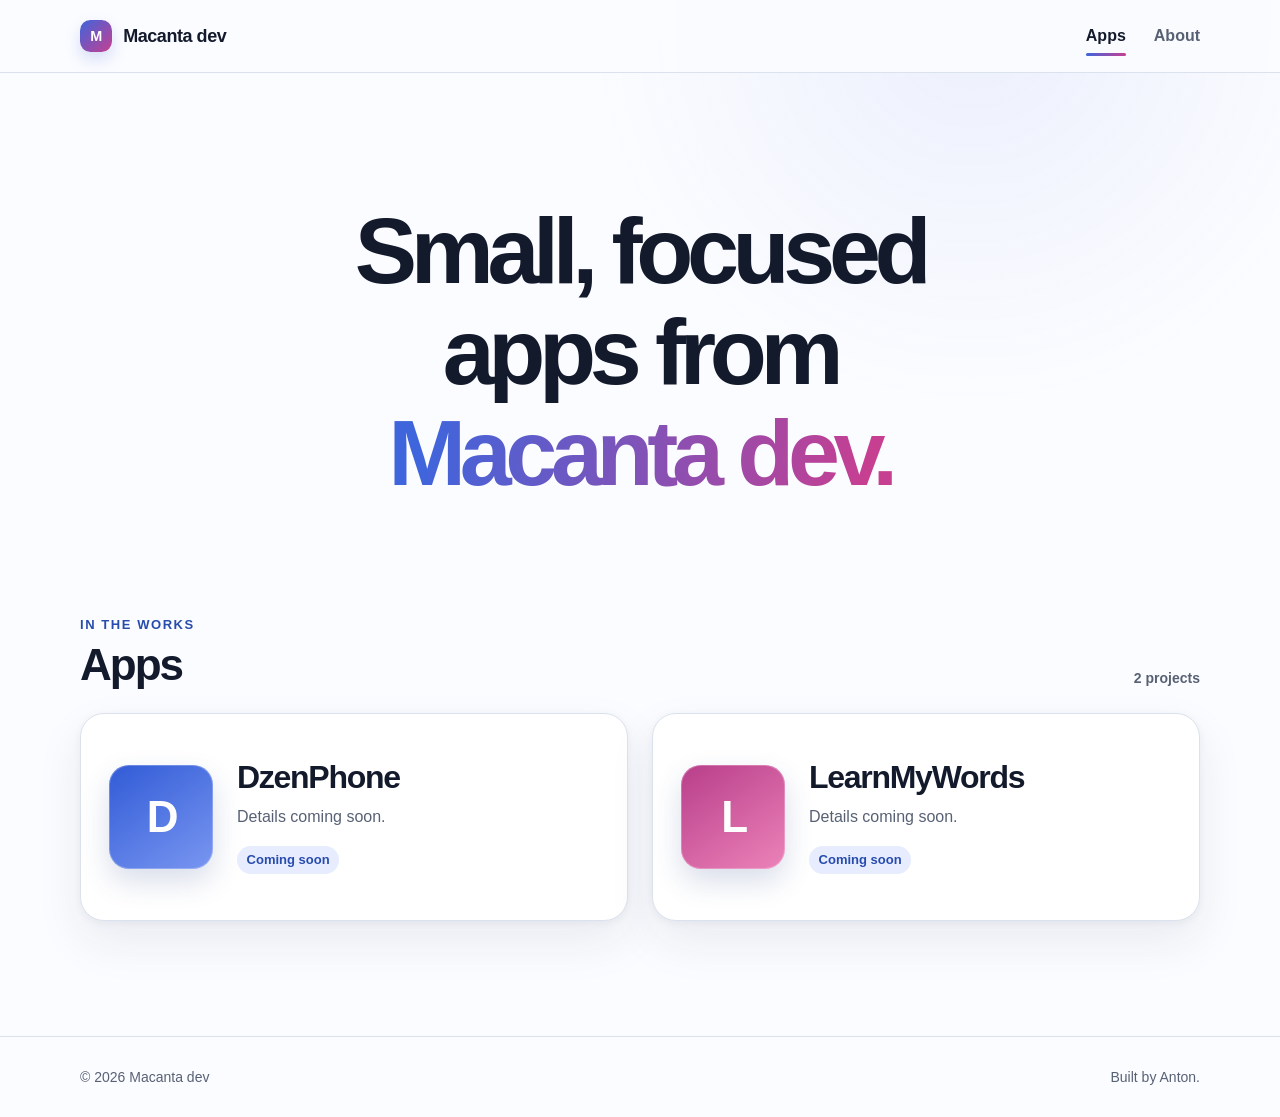
<file: index.html>
<!doctype html>
<html lang="en">
  <head>
    <meta charset="utf-8">
    <meta name="viewport" content="width=device-width, initial-scale=1">
    <meta
      http-equiv="Content-Security-Policy"
      content="default-src 'none'; style-src 'self'; img-src 'self'; base-uri 'none'; form-action 'none'; object-src 'none'"
    >
    <meta name="referrer" content="no-referrer">
    <meta
      name="description"
      content="Apps by Macanta dev, an independent app publisher by Anton."
    >
    <meta name="theme-color" content="#fbfcff">
    <title>Apps — Macanta dev</title>
    <link rel="canonical" href="https://macanta.dev/">
    <link rel="icon" type="image/svg+xml" href="assets/favicon.svg">
    <link rel="stylesheet" href="styles.css">
  </head>
  <body>
    <a class="skip-link" href="#main-content">Skip to content</a>

    <header class="site-header">
      <div class="site-shell header-content">
        <a class="brand" href="./" aria-label="Macanta dev home">
          <span class="brand-mark" aria-hidden="true">M</span>
          <span>Macanta dev</span>
        </a>

        <nav class="primary-nav" aria-label="Primary navigation">
          <ul>
            <li><a href="./" aria-current="page">Apps</a></li>
            <li><a href="about/">About</a></li>
          </ul>
        </nav>
      </div>
    </header>

    <main id="main-content" tabindex="-1">
      <section class="apps-hero site-shell" aria-labelledby="page-title">
        <h1 id="page-title">
          Small, focused apps from <span class="gradient-text">Macanta dev.</span>
        </h1>
      </section>

      <section class="app-showcase site-shell" aria-labelledby="app-list-title">
        <div class="section-heading">
          <div>
            <p class="eyebrow">In the works</p>
            <h2 id="app-list-title">Apps</h2>
          </div>
          <p class="section-count">2 projects</p>
        </div>

        <div class="app-grid">
          <article class="app-card" id="dzenphone" aria-labelledby="dzenphone-title">
            <div class="app-monogram app-monogram-dzen" aria-hidden="true">D</div>
            <div class="app-card-copy">
              <h3 id="dzenphone-title">DzenPhone</h3>
              <p>Details coming soon.</p>
              <span class="status-label">Coming soon</span>
            </div>
          </article>

          <article class="app-card" id="learnmywords" aria-labelledby="learnmywords-title">
            <div class="app-monogram app-monogram-words" aria-hidden="true">L</div>
            <div class="app-card-copy">
              <h3 id="learnmywords-title">LearnMyWords</h3>
              <p>Details coming soon.</p>
              <span class="status-label">Coming soon</span>
            </div>
          </article>
        </div>
      </section>
    </main>

    <footer class="site-footer">
      <div class="site-shell footer-content">
        <p>&copy; <time datetime="2026">2026</time> Macanta dev</p>
        <p>Built by Anton.</p>
      </div>
    </footer>
  </body>
</html>
</file>
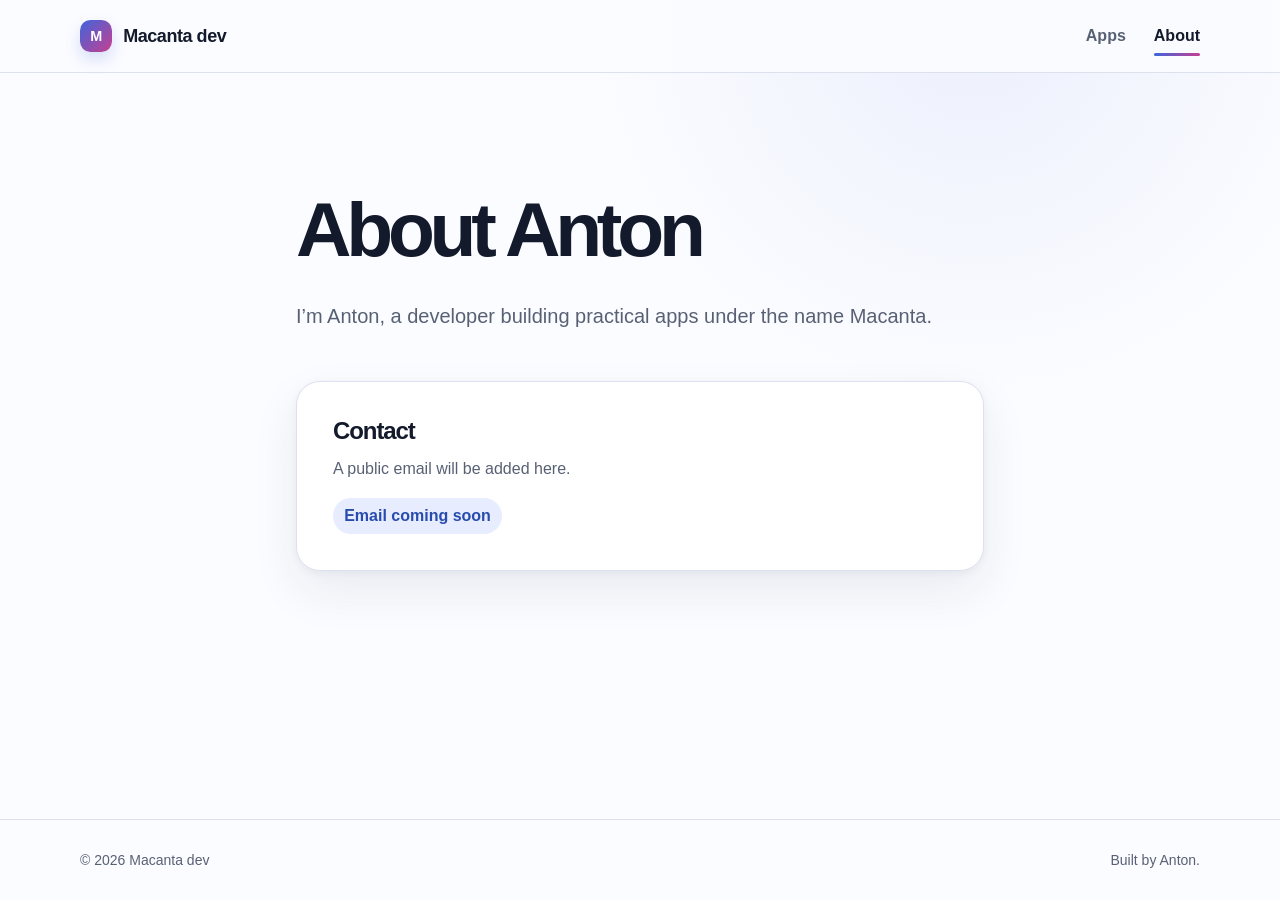
<file: about/index.html>
<!doctype html>
<html lang="en">
  <head>
    <meta charset="utf-8">
    <meta name="viewport" content="width=device-width, initial-scale=1">
    <meta
      http-equiv="Content-Security-Policy"
      content="default-src 'none'; style-src 'self'; img-src 'self'; base-uri 'none'; form-action 'none'; object-src 'none'"
    >
    <meta name="referrer" content="no-referrer">
    <meta
      name="description"
      content="About Anton, the independent developer behind Macanta dev."
    >
    <meta name="theme-color" content="#fbfcff">
    <title>About Anton — Macanta dev</title>
    <link rel="canonical" href="https://macanta.dev/about/">
    <link rel="icon" type="image/svg+xml" href="../assets/favicon.svg">
    <link rel="stylesheet" href="../styles.css">
  </head>
  <body>
    <a class="skip-link" href="#main-content">Skip to content</a>

    <header class="site-header">
      <div class="site-shell header-content">
        <a class="brand" href="../" aria-label="Macanta dev home">
          <span class="brand-mark" aria-hidden="true">M</span>
          <span>Macanta dev</span>
        </a>

        <nav class="primary-nav" aria-label="Primary navigation">
          <ul>
            <li><a href="../">Apps</a></li>
            <li><a href="./" aria-current="page">About</a></li>
          </ul>
        </nav>
      </div>
    </header>

    <main id="main-content" tabindex="-1">
      <div class="content-page content-page-single site-shell">
        <article class="article-content">
          <h1>About Anton</h1>
          <p>
            I’m Anton, a developer building practical apps under the name
            Macanta.
          </p>

          <section class="contact-card" aria-labelledby="contact-title">
            <h2 id="contact-title">Contact</h2>
            <p>A public email will be added here.</p>
            <span class="email-status">Email coming soon</span>
          </section>
        </article>
      </div>
    </main>

    <footer class="site-footer">
      <div class="site-shell footer-content">
        <p>&copy; <time datetime="2026">2026</time> Macanta dev</p>
        <p>Built by Anton.</p>
      </div>
    </footer>
  </body>
</html>
</file>
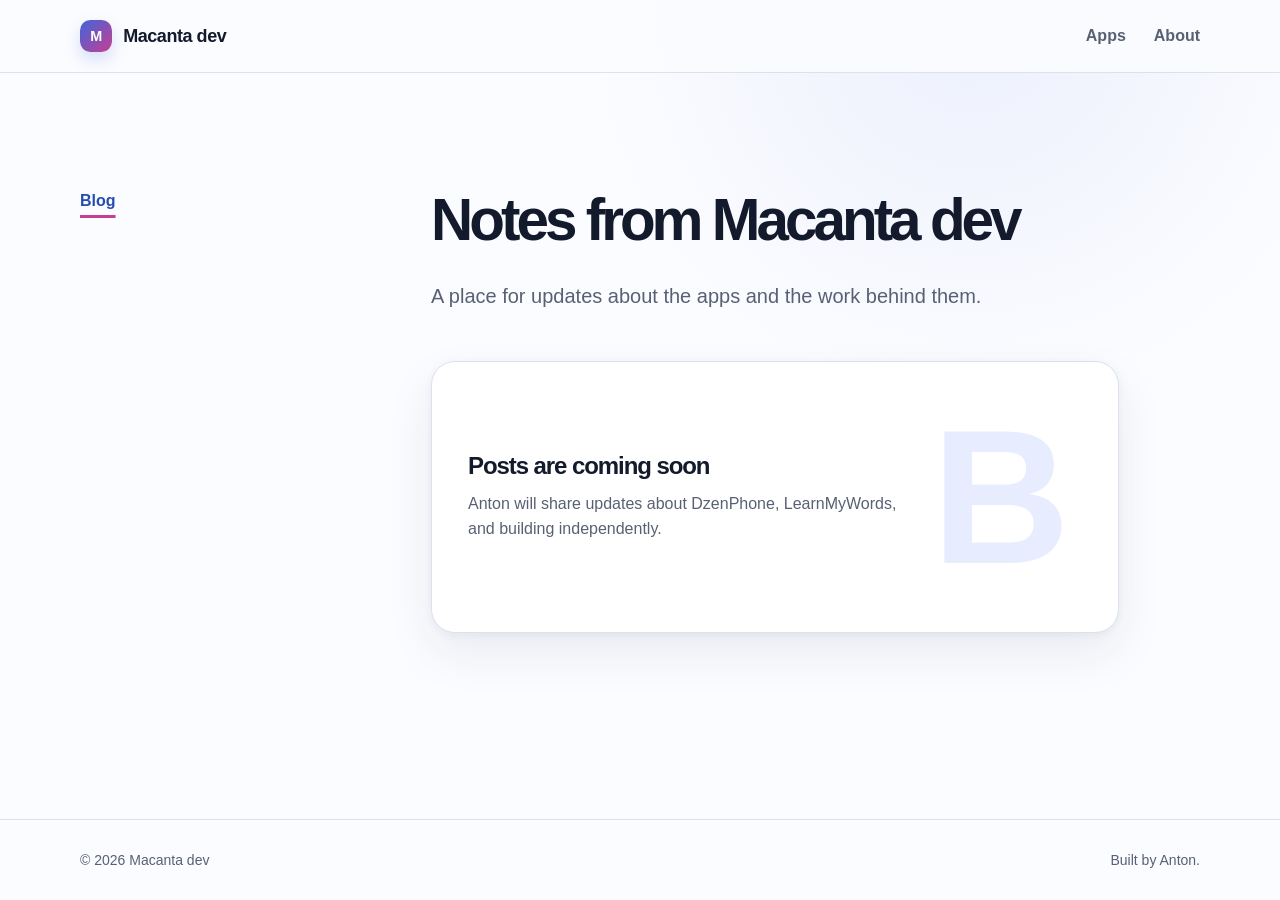
<file: blog/index.html>
<!doctype html>
<html lang="en">
  <head>
    <meta charset="utf-8">
    <meta name="viewport" content="width=device-width, initial-scale=1">
    <meta
      http-equiv="Content-Security-Policy"
      content="default-src 'none'; style-src 'self'; img-src 'self'; base-uri 'none'; form-action 'none'; object-src 'none'"
    >
    <meta name="referrer" content="no-referrer">
    <meta
      name="description"
      content="Updates and notes from Anton at Macanta dev."
    >
    <meta name="theme-color" content="#fbfcff">
    <title>Blog — Macanta dev</title>
    <link rel="canonical" href="https://macanta.dev/blog/">
    <link rel="icon" type="image/svg+xml" href="../assets/favicon.svg">
    <link rel="stylesheet" href="../styles.css">
  </head>
  <body>
    <a class="skip-link" href="#main-content">Skip to content</a>

    <header class="site-header">
      <div class="site-shell header-content">
        <a class="brand" href="../" aria-label="Macanta dev home">
          <span class="brand-mark" aria-hidden="true">M</span>
          <span>Macanta dev</span>
        </a>

        <nav class="primary-nav" aria-label="Primary navigation">
          <ul>
            <li><a href="../">Apps</a></li>
            <li><a href="../about/">About</a></li>
          </ul>
        </nav>
      </div>
    </header>

    <main id="main-content" tabindex="-1">
      <div class="content-page site-shell">
        <p class="page-kicker">Blog</p>

        <article class="article-content">
          <h1 class="blog-title">Notes from Macanta dev</h1>
          <p>
            A place for updates about the apps and the work behind them.
          </p>

          <section class="blog-empty" aria-labelledby="blog-empty-title">
            <h2 id="blog-empty-title">Posts are coming soon</h2>
            <p>
              Anton will share updates about DzenPhone, LearnMyWords, and
              building independently.
            </p>
          </section>
        </article>
      </div>
    </main>

    <footer class="site-footer">
      <div class="site-shell footer-content">
        <p>&copy; <time datetime="2026">2026</time> Macanta dev</p>
        <p>Built by Anton.</p>
      </div>
    </footer>
  </body>
</html>
</file>
<file: styles.css>
:root {
  color-scheme: light;
  --color-background: #fbfcff;
  --color-surface: #ffffff;
  --color-text: #131a2c;
  --color-text-muted: #586174;
  --color-accent: #3f65dc;
  --color-accent-strong: #284cae;
  --color-accent-soft: #e7edff;
  --color-pink: #c63f91;
  --color-border: #dce2ed;
  --color-focus: #284cae;
  --shadow-card: 0 1.25rem 3rem rgba(24, 38, 72, 0.08),
    0 0.125rem 0.5rem rgba(24, 38, 72, 0.05);
  --page-width: 70rem;
  --radius-card: 1.5rem;
  --radius-icon: 1.25rem;
}

*,
*::before,
*::after {
  box-sizing: border-box;
}

html {
  min-width: 20rem;
  background: var(--color-background);
  font-family:
    Inter, ui-sans-serif, -apple-system, BlinkMacSystemFont, "Segoe UI", sans-serif;
  -webkit-font-smoothing: antialiased;
  -moz-osx-font-smoothing: grayscale;
}

body {
  min-height: 100vh;
  margin: 0;
  display: flex;
  flex-direction: column;
  color: var(--color-text);
  background:
    radial-gradient(circle at 76% 2%, rgba(63, 101, 220, 0.08), transparent 24rem),
    var(--color-background);
  font-size: 1rem;
  line-height: 1.6;
}

a {
  color: var(--color-accent-strong);
  text-decoration-thickness: from-font;
  text-underline-position: from-font;
}

a:focus-visible,
[tabindex="-1"]:focus-visible {
  outline: 0.1875rem solid var(--color-focus);
  outline-offset: 0.25rem;
}

main[tabindex="-1"]:focus-visible {
  outline: none;
}

::selection {
  color: var(--color-text);
  background: #dfe7ff;
}

.site-shell {
  width: min(var(--page-width), calc(100% - 3rem));
  margin-inline: auto;
}

.skip-link {
  position: fixed;
  z-index: 100;
  inset-block-start: 0.75rem;
  inset-inline-start: 0.75rem;
  padding: 0.65rem 0.9rem;
  border-radius: 0.625rem;
  color: #ffffff;
  background: var(--color-text);
  font-weight: 700;
  transform: translateY(-200%);
  transition: transform 120ms ease-out;
}

.skip-link:focus {
  transform: translateY(0);
}

.site-header {
  border-bottom: 0.0625rem solid var(--color-border);
  background: rgba(251, 252, 255, 0.92);
}

.header-content {
  min-height: 4.5rem;
  display: flex;
  align-items: center;
  justify-content: space-between;
  gap: 2rem;
}

.brand {
  min-height: 2.75rem;
  display: inline-flex;
  align-items: center;
  gap: 0.7rem;
  color: var(--color-text);
  font-size: 1.125rem;
  font-weight: 700;
  letter-spacing: -0.025em;
  text-decoration: none;
  white-space: nowrap;
}

.brand-mark {
  width: 2rem;
  aspect-ratio: 1;
  display: grid;
  place-items: center;
  border-radius: 0.65rem;
  color: #ffffff;
  background: linear-gradient(135deg, var(--color-accent), var(--color-pink));
  box-shadow: 0 0.45rem 1rem rgba(63, 101, 220, 0.2);
  font-size: 0.9rem;
  font-weight: 800;
  line-height: 1;
}

.primary-nav ul {
  margin: 0;
  padding: 0;
  display: flex;
  align-items: center;
  gap: 1.75rem;
  list-style: none;
}

.primary-nav a {
  min-height: 2.75rem;
  display: inline-flex;
  align-items: center;
  position: relative;
  color: var(--color-text-muted);
  font-weight: 600;
  text-decoration: none;
  transition-property: color;
  transition-duration: 120ms;
}

.primary-nav a[aria-current="page"] {
  color: var(--color-text);
}

.primary-nav a[aria-current="page"]::after {
  content: "";
  position: absolute;
  inset-inline: 0;
  inset-block-end: 0.15rem;
  height: 0.1875rem;
  border-radius: 999px;
  background: linear-gradient(90deg, var(--color-accent), var(--color-pink));
}

main {
  flex: 1;
}

.apps-hero {
  max-width: 61rem;
  padding-block: clamp(5rem, 10vw, 8rem) clamp(4rem, 7vw, 6rem);
  text-align: center;
}

.eyebrow {
  margin: 0 0 0.9rem;
  color: var(--color-accent-strong);
  font-size: 0.8125rem;
  font-weight: 800;
  letter-spacing: 0.12em;
  line-height: 1.3;
  text-transform: uppercase;
}

h1,
h2,
h3,
p {
  overflow-wrap: break-word;
}

h1,
h2,
h3 {
  margin-block-start: 0;
  color: var(--color-text);
  line-height: 1.08;
  text-wrap: balance;
}

h1 {
  max-width: 15ch;
  margin: 0 auto 1.5rem;
  font-size: clamp(3rem, 7.3vw, 6rem);
  font-weight: 800;
  letter-spacing: -0.068em;
}

.gradient-text {
  color: var(--color-accent);
  background: linear-gradient(100deg, var(--color-accent) 8%, var(--color-pink) 94%);
  -webkit-background-clip: text;
  background-clip: text;
  -webkit-text-fill-color: transparent;
}

.app-showcase {
  padding-block-end: clamp(5rem, 9vw, 8rem);
}

.section-heading {
  display: flex;
  align-items: end;
  justify-content: space-between;
  gap: 2rem;
  margin-block-end: 1.5rem;
}

.section-heading .eyebrow {
  margin-block-end: 0.45rem;
}

h2 {
  margin-block-end: 0;
  font-size: clamp(2rem, 4vw, 2.75rem);
  font-weight: 700;
  letter-spacing: -0.045em;
}

.section-count {
  margin: 0;
  color: var(--color-text-muted);
  font-size: 0.875rem;
  font-weight: 600;
  white-space: nowrap;
}

.app-grid {
  display: grid;
  grid-template-columns: repeat(2, minmax(0, 1fr));
  gap: 1.5rem;
}

.app-card {
  min-height: 13rem;
  display: grid;
  grid-template-columns: auto minmax(0, 1fr);
  align-items: center;
  gap: 1.5rem;
  padding: 1.75rem;
  border: 0.0625rem solid var(--color-border);
  border-radius: var(--radius-card);
  background: var(--color-surface);
  box-shadow: var(--shadow-card);
}

.app-monogram {
  width: 6.5rem;
  aspect-ratio: 1;
  display: grid;
  place-items: center;
  border-radius: var(--radius-icon);
  color: #ffffff;
  box-shadow:
    inset 0 0 0 0.0625rem rgba(255, 255, 255, 0.25),
    0 0.8rem 1.8rem rgba(45, 71, 140, 0.18);
  font-size: 2.75rem;
  font-weight: 800;
  line-height: 1;
  letter-spacing: -0.08em;
}

.app-monogram-dzen {
  background: linear-gradient(145deg, #315bd6, #7996f1);
}

.app-monogram-words {
  background: linear-gradient(145deg, #b83e8a, #ec83b9);
}

.app-card h3 {
  margin-block-end: 0.6rem;
  font-size: clamp(1.5rem, 3vw, 2rem);
  font-weight: 700;
  letter-spacing: -0.04em;
}

.app-card p {
  margin: 0 0 1rem;
  color: var(--color-text-muted);
  text-wrap: pretty;
}

.status-label {
  display: inline-flex;
  align-items: center;
  min-height: 1.75rem;
  padding: 0.25rem 0.6rem;
  border-radius: 999px;
  color: var(--color-accent-strong);
  background: var(--color-accent-soft);
  font-size: 0.8125rem;
  font-weight: 700;
  line-height: 1.2;
  white-space: nowrap;
}

.content-page {
  display: grid;
  grid-template-columns: minmax(10rem, 0.34fr) minmax(0, 1fr);
  align-items: start;
  gap: clamp(2rem, 7vw, 7rem);
  padding-block: clamp(4rem, 9vw, 7.5rem) clamp(5rem, 9vw, 8rem);
}

.content-page-single {
  grid-template-columns: minmax(0, 43rem);
  justify-content: center;
}

.page-kicker {
  margin: 0;
  color: var(--color-accent-strong);
  font-size: 1rem;
  font-weight: 700;
  text-decoration: underline;
  text-decoration-color: var(--color-pink);
  text-decoration-thickness: 0.1875rem;
  text-underline-offset: 0.55rem;
}

.article-content {
  max-width: 43rem;
}

.article-content h1 {
  max-width: none;
  margin: 0 0 1.75rem;
  font-size: clamp(3rem, 6vw, 5rem);
  text-align: start;
}

.article-content .blog-title {
  font-size: clamp(1.45rem, 5.2vw, 3.65rem);
  white-space: nowrap;
}

.article-content > p {
  margin: 0 0 1.25rem;
  color: var(--color-text-muted);
  font-size: clamp(1.0625rem, 2vw, 1.25rem);
  line-height: 1.7;
}

.contact-card,
.blog-empty {
  margin-block-start: 3rem;
  padding: clamp(1.5rem, 4vw, 2.25rem);
  border: 0.0625rem solid var(--color-border);
  border-radius: var(--radius-card);
  background: var(--color-surface);
  box-shadow: var(--shadow-card);
}

.contact-card h2,
.blog-empty h2 {
  margin-block-end: 0.75rem;
  font-size: 1.5rem;
}

.contact-card p,
.blog-empty p {
  margin: 0;
  color: var(--color-text-muted);
}

.email-status {
  display: inline-flex;
  align-items: center;
  min-height: 2rem;
  margin-block-start: 1rem;
  padding: 0.35rem 0.7rem;
  border-radius: 999px;
  color: var(--color-accent-strong);
  background: var(--color-accent-soft);
  font-weight: 700;
}

.blog-empty {
  min-height: 17rem;
  display: grid;
  align-content: center;
  position: relative;
  overflow: hidden;
}

.blog-empty::after {
  content: "B";
  position: absolute;
  inset-inline-end: clamp(1.25rem, 5vw, 3rem);
  inset-block-start: 50%;
  color: var(--color-accent-soft);
  font-size: clamp(7rem, 18vw, 12rem);
  font-weight: 800;
  line-height: 1;
  transform: translateY(-50%);
  pointer-events: none;
}

.blog-empty > * {
  max-width: 27rem;
  position: relative;
  z-index: 1;
}

.site-footer {
  border-top: 0.0625rem solid var(--color-border);
}

.footer-content {
  min-height: 5rem;
  display: flex;
  align-items: center;
  justify-content: space-between;
  gap: 1.5rem;
  color: var(--color-text-muted);
  font-size: 0.875rem;
}

.footer-content p {
  margin: 0;
}

@media (hover: hover) {
  .primary-nav a:hover,
  .brand:hover {
    color: var(--color-accent-strong);
  }
}

@media (max-width: 52rem) {
  .app-grid {
    grid-template-columns: 1fr;
  }

  .content-page {
    grid-template-columns: 1fr;
    gap: 2.5rem;
  }
}

@media (max-width: 38rem) {
  .site-shell {
    width: min(var(--page-width), calc(100% - 2rem));
  }

  .header-content {
    min-height: 0;
    align-items: flex-start;
    flex-direction: column;
    gap: 0.25rem;
    padding-block: 0.75rem 0.35rem;
  }

  .primary-nav {
    width: 100%;
  }

  .primary-nav ul {
    justify-content: space-between;
    gap: 0.75rem;
  }

  .primary-nav a {
    min-height: 2.5rem;
  }

  .apps-hero {
    padding-block-start: 4rem;
  }

  h1 {
    font-size: clamp(2.75rem, 15vw, 4rem);
  }

  .section-heading {
    align-items: flex-start;
    flex-direction: column;
    gap: 0.5rem;
  }

  .app-card {
    grid-template-columns: 1fr;
    align-items: start;
  }

  .app-monogram {
    width: 5rem;
    border-radius: 1rem;
    font-size: 2.125rem;
  }

  .content-page {
    padding-block-start: 3.5rem;
  }

  .article-content h1 {
    font-size: clamp(2.75rem, 14vw, 4rem);
  }

  .blog-empty::after {
    opacity: 0.7;
  }

  .footer-content {
    align-items: flex-start;
    flex-direction: column;
    justify-content: center;
    gap: 0.2rem;
    padding-block: 1rem;
  }
}

@media (prefers-reduced-motion: reduce) {
  *,
  *::before,
  *::after {
    scroll-behavior: auto !important;
    transition-duration: 0.01ms !important;
  }
}

@media (forced-colors: active) {
  .brand-mark,
  .app-monogram,
  .status-label,
  .email-status {
    border: 0.0625rem solid currentColor;
  }

  .gradient-text {
    color: LinkText;
    background: none;
    -webkit-text-fill-color: currentColor;
  }
}
</file>
